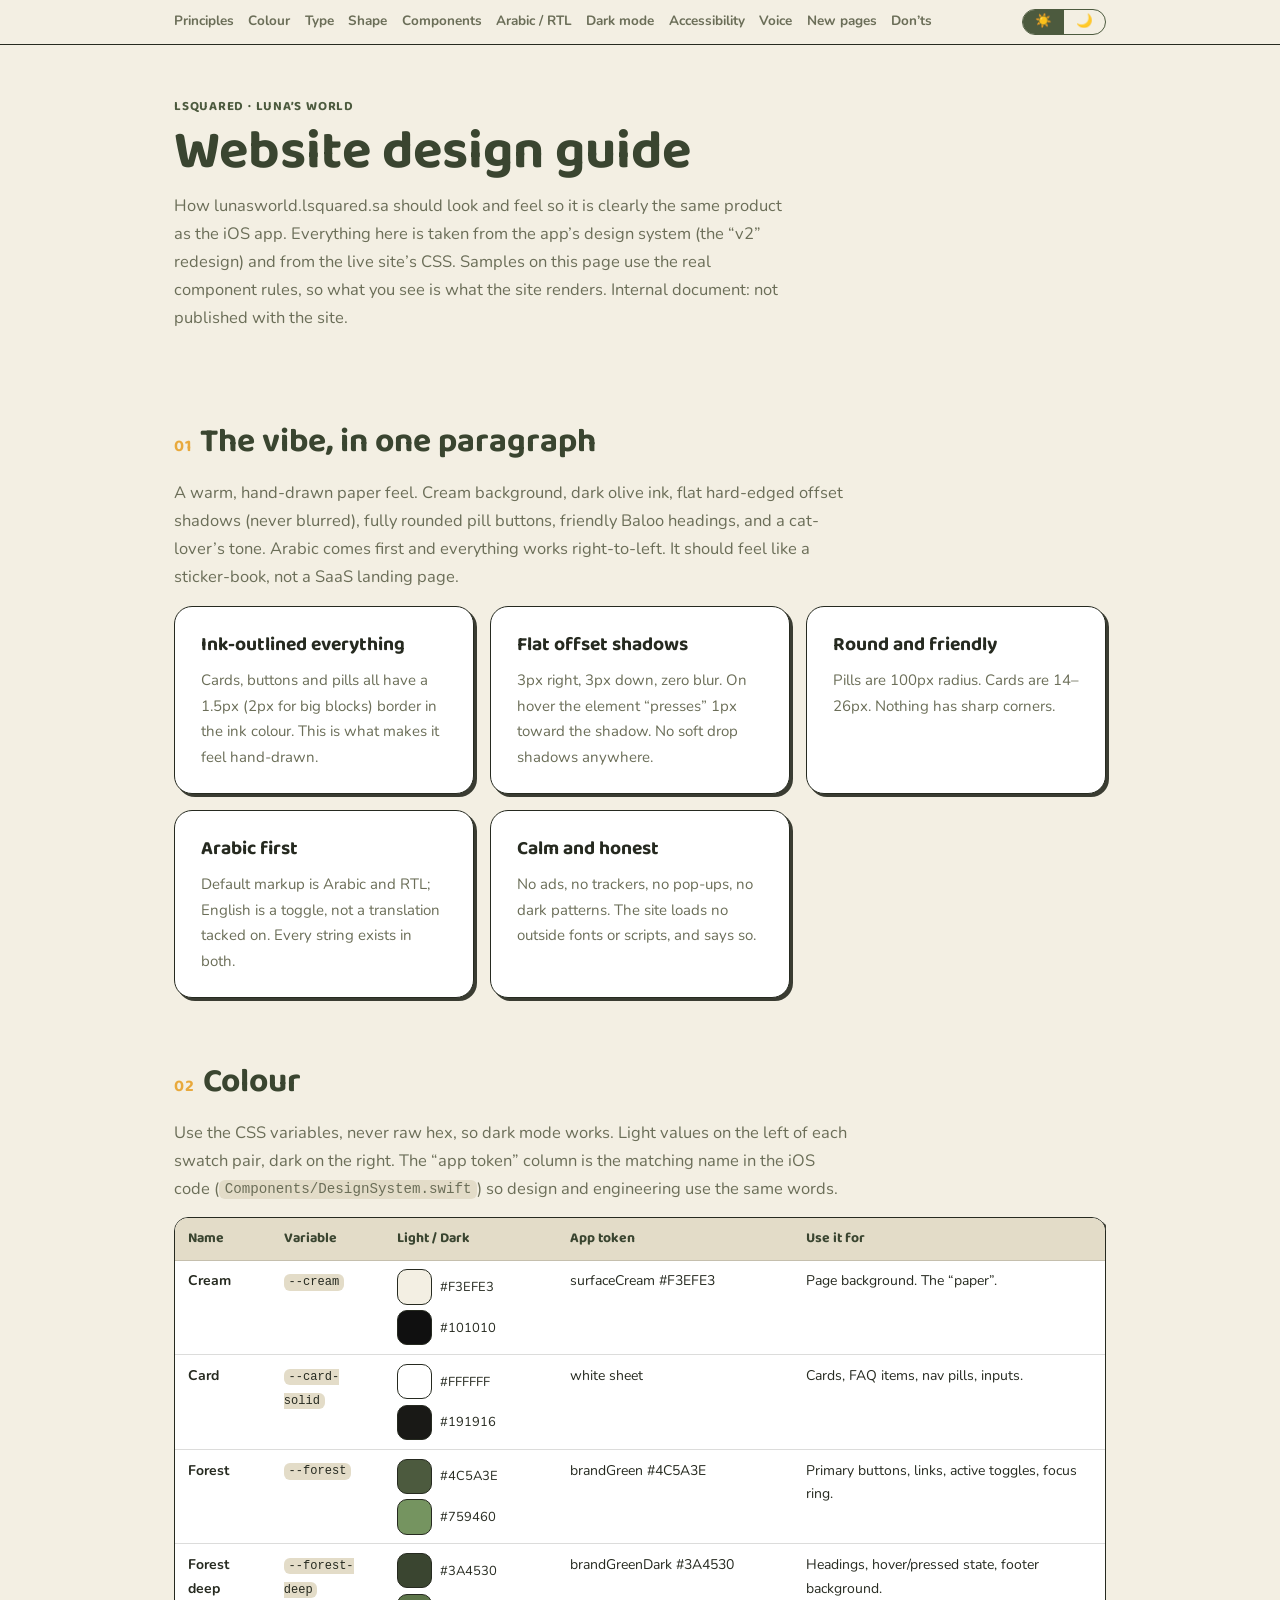
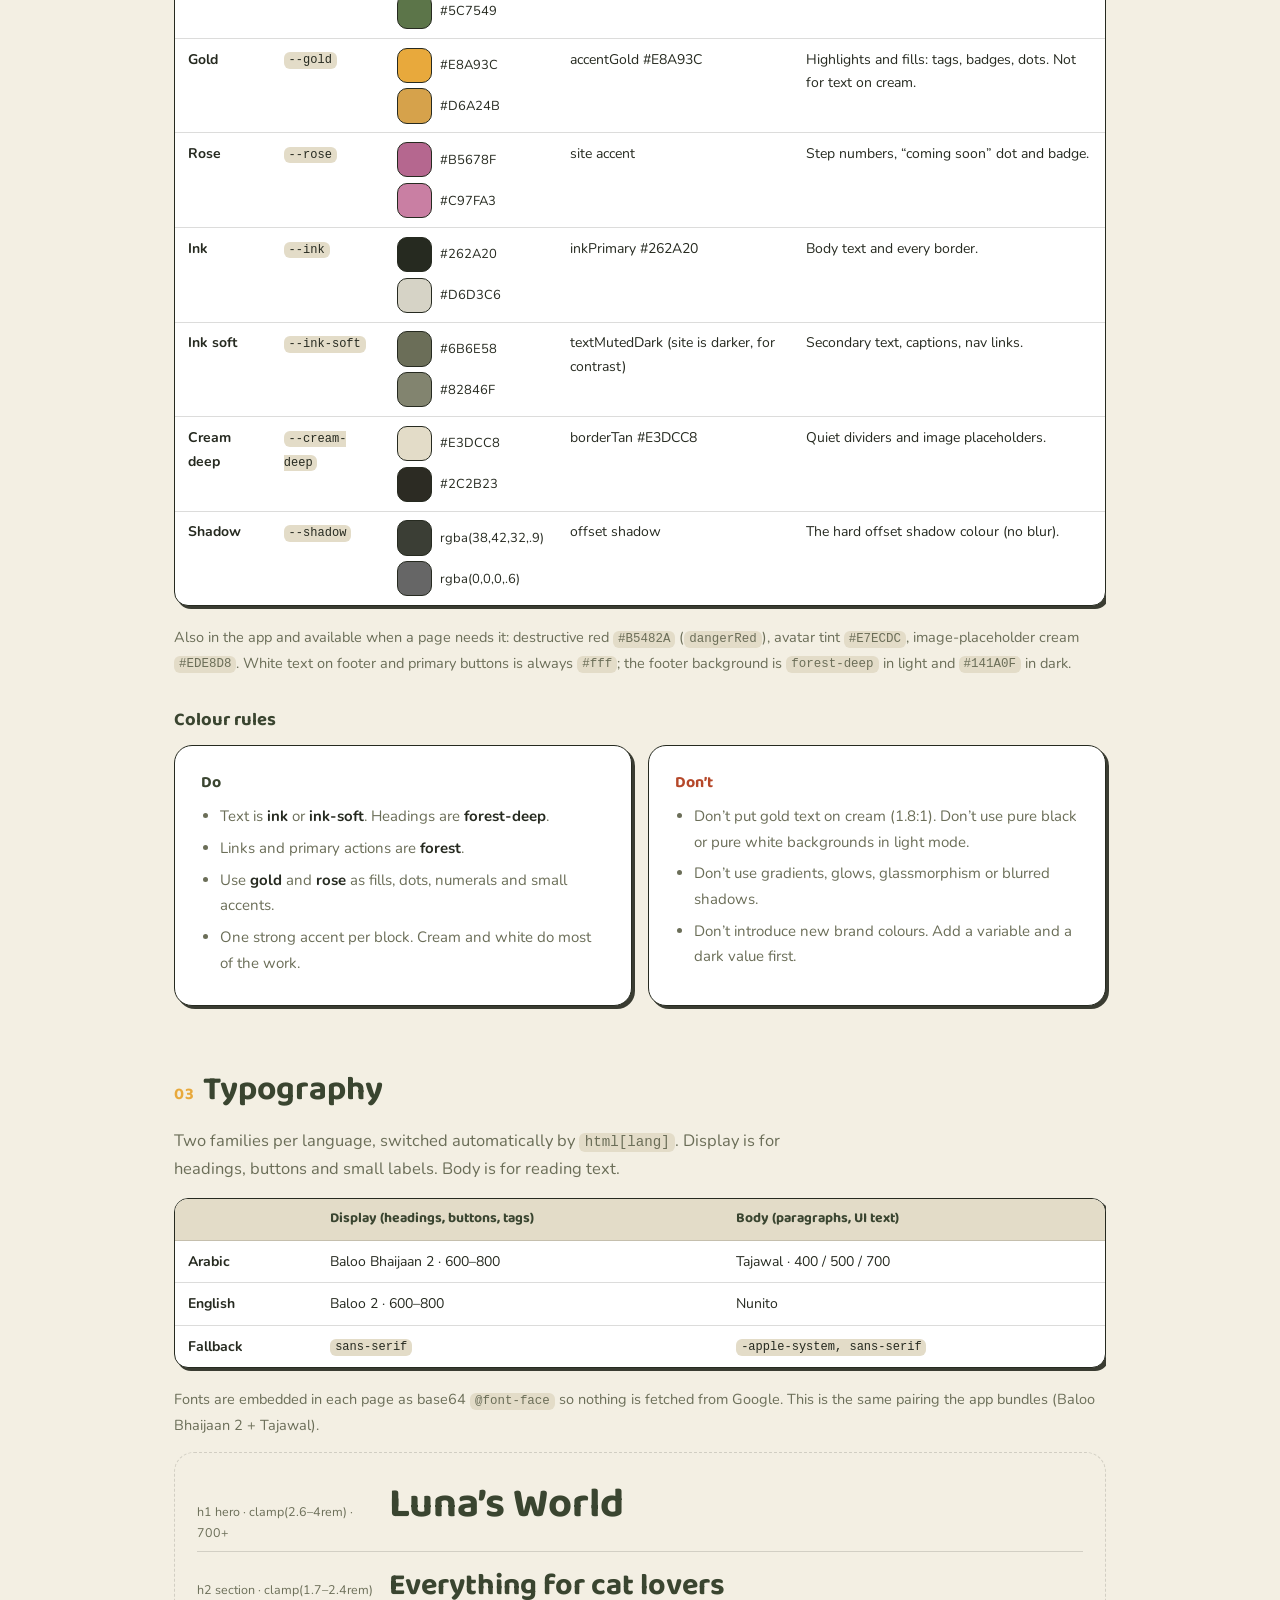
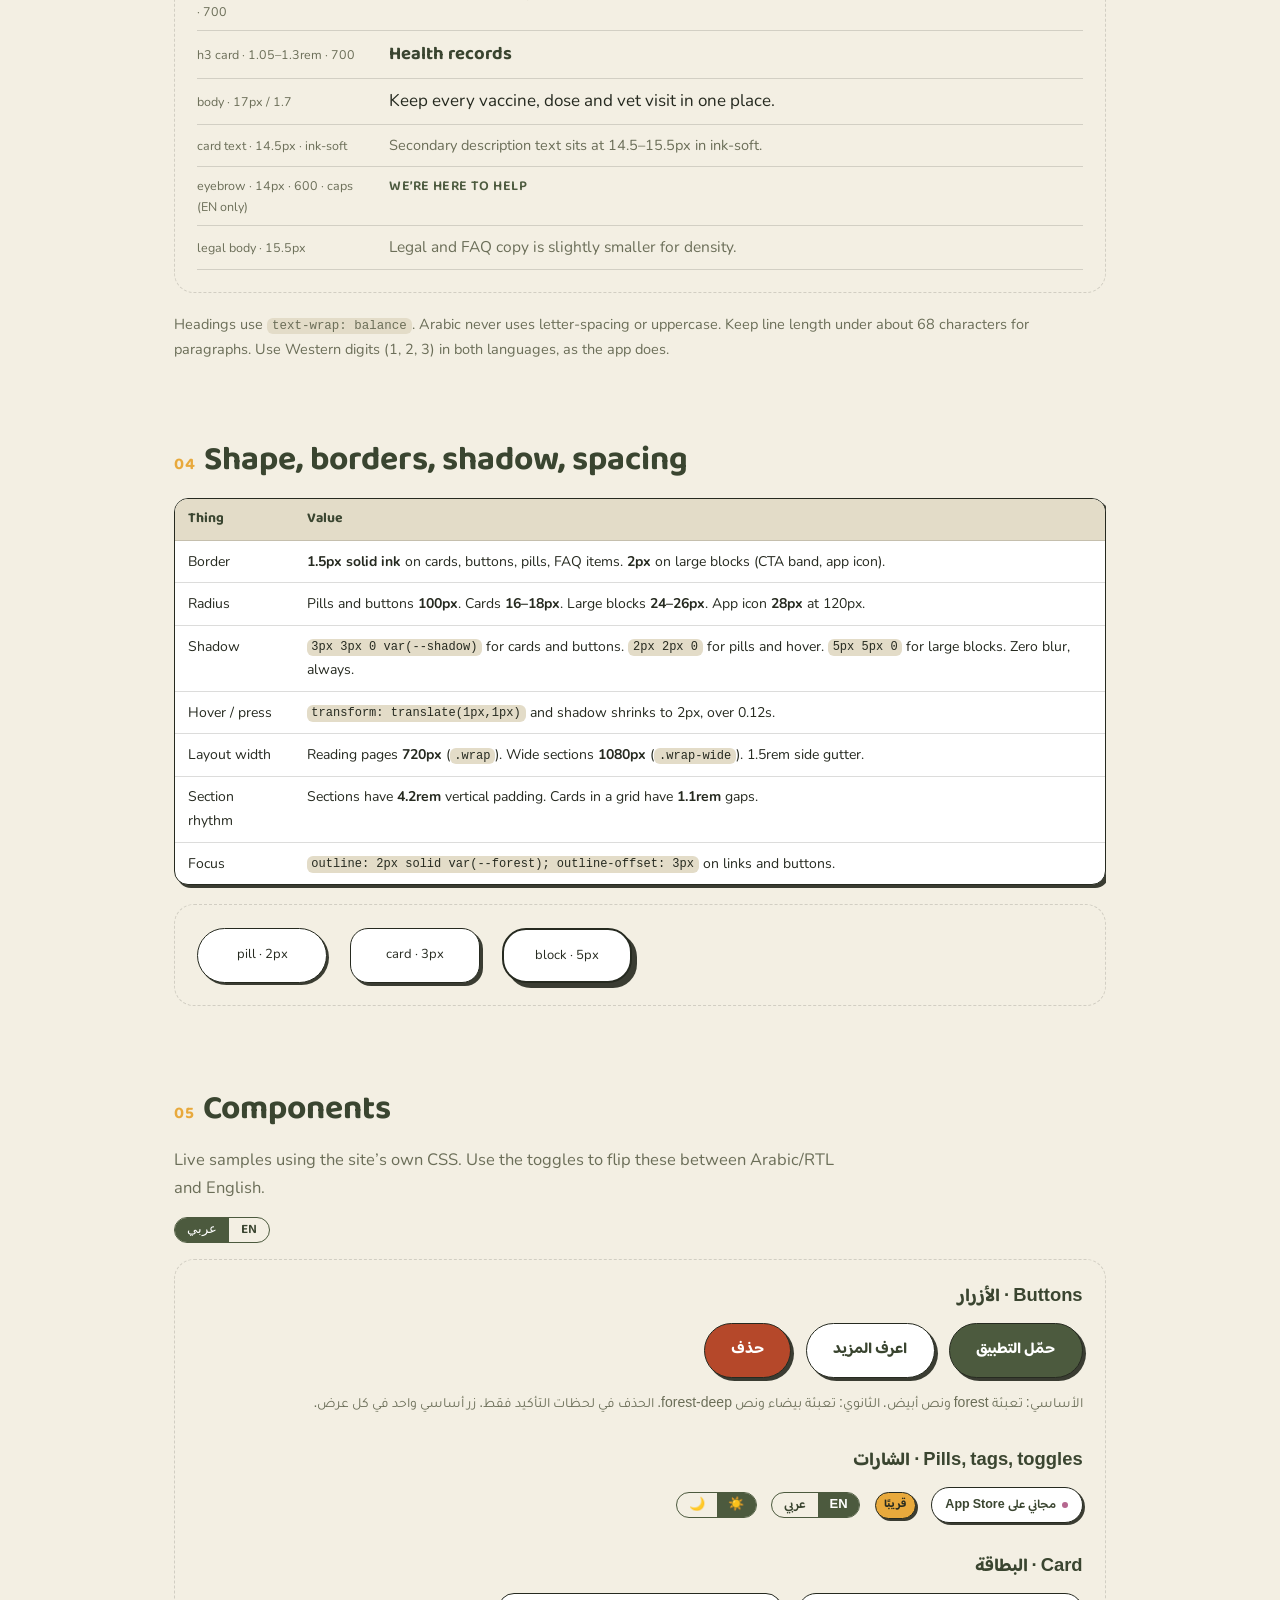
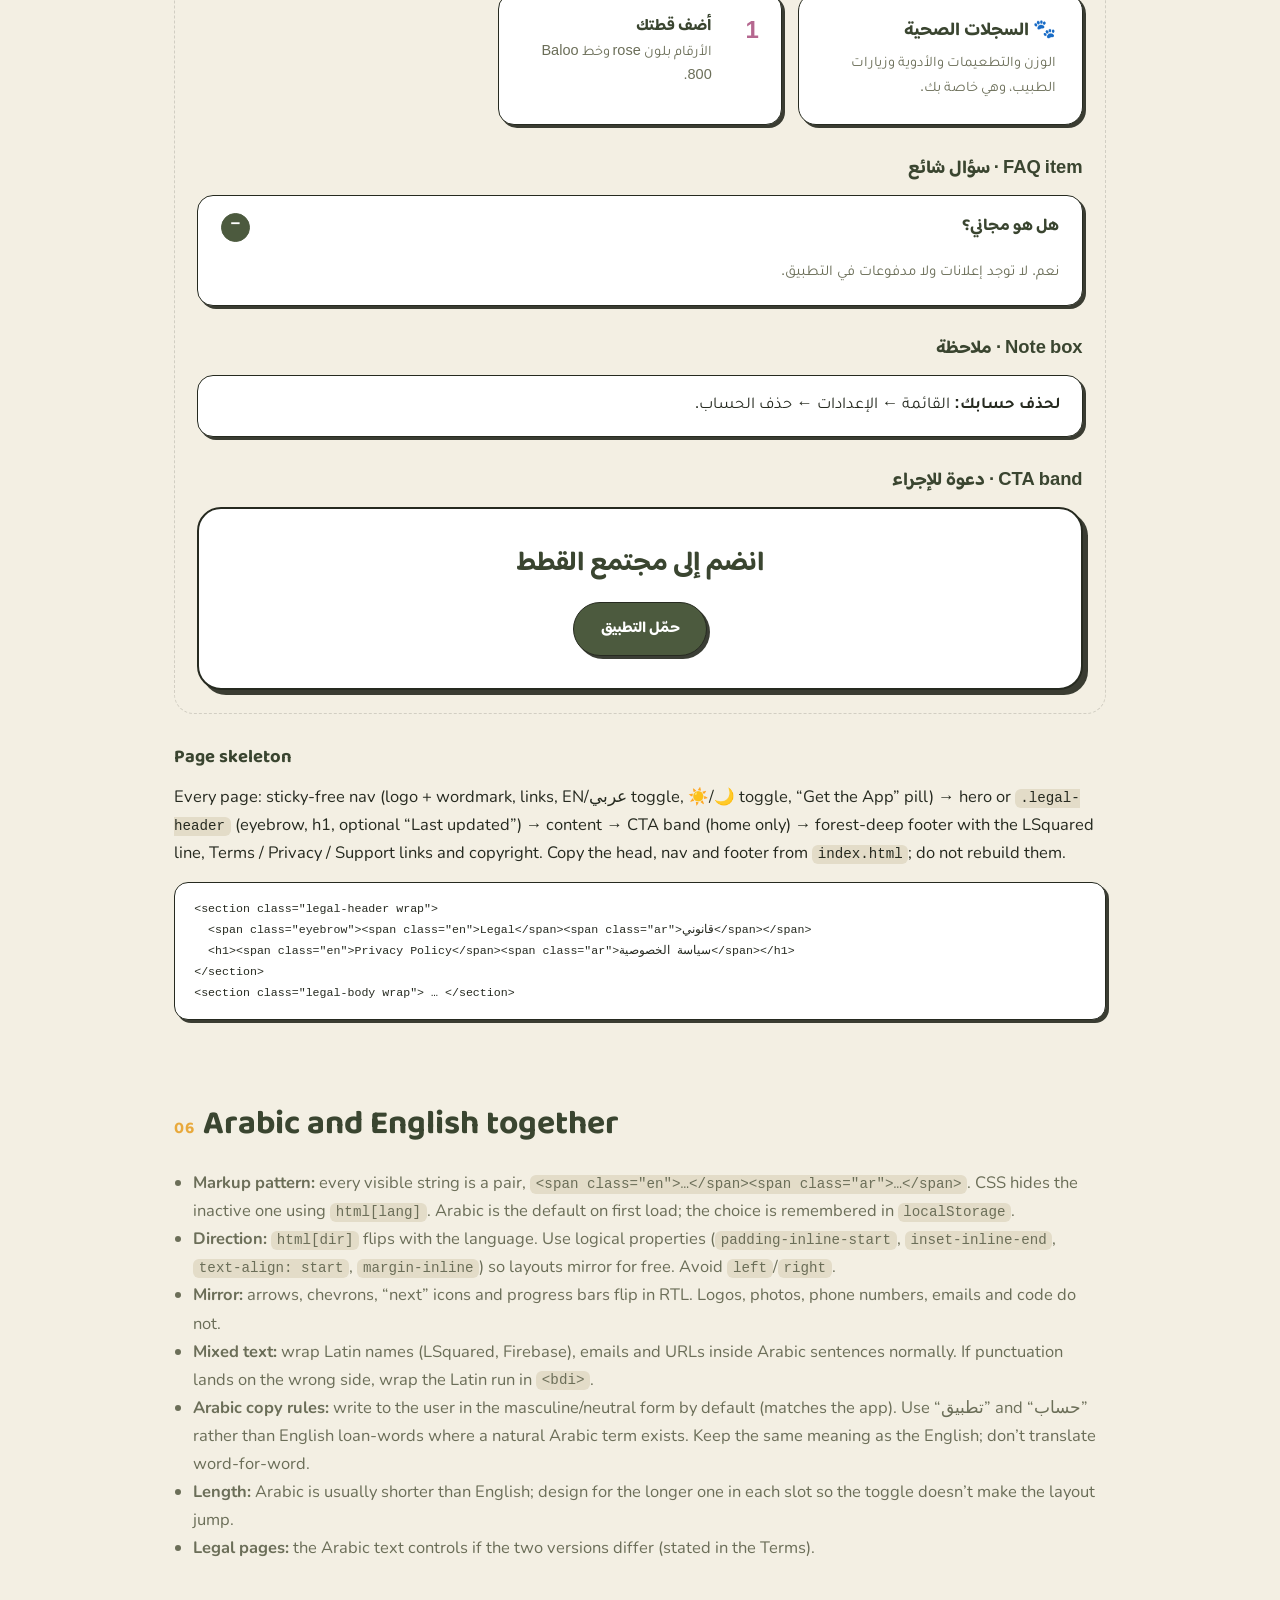
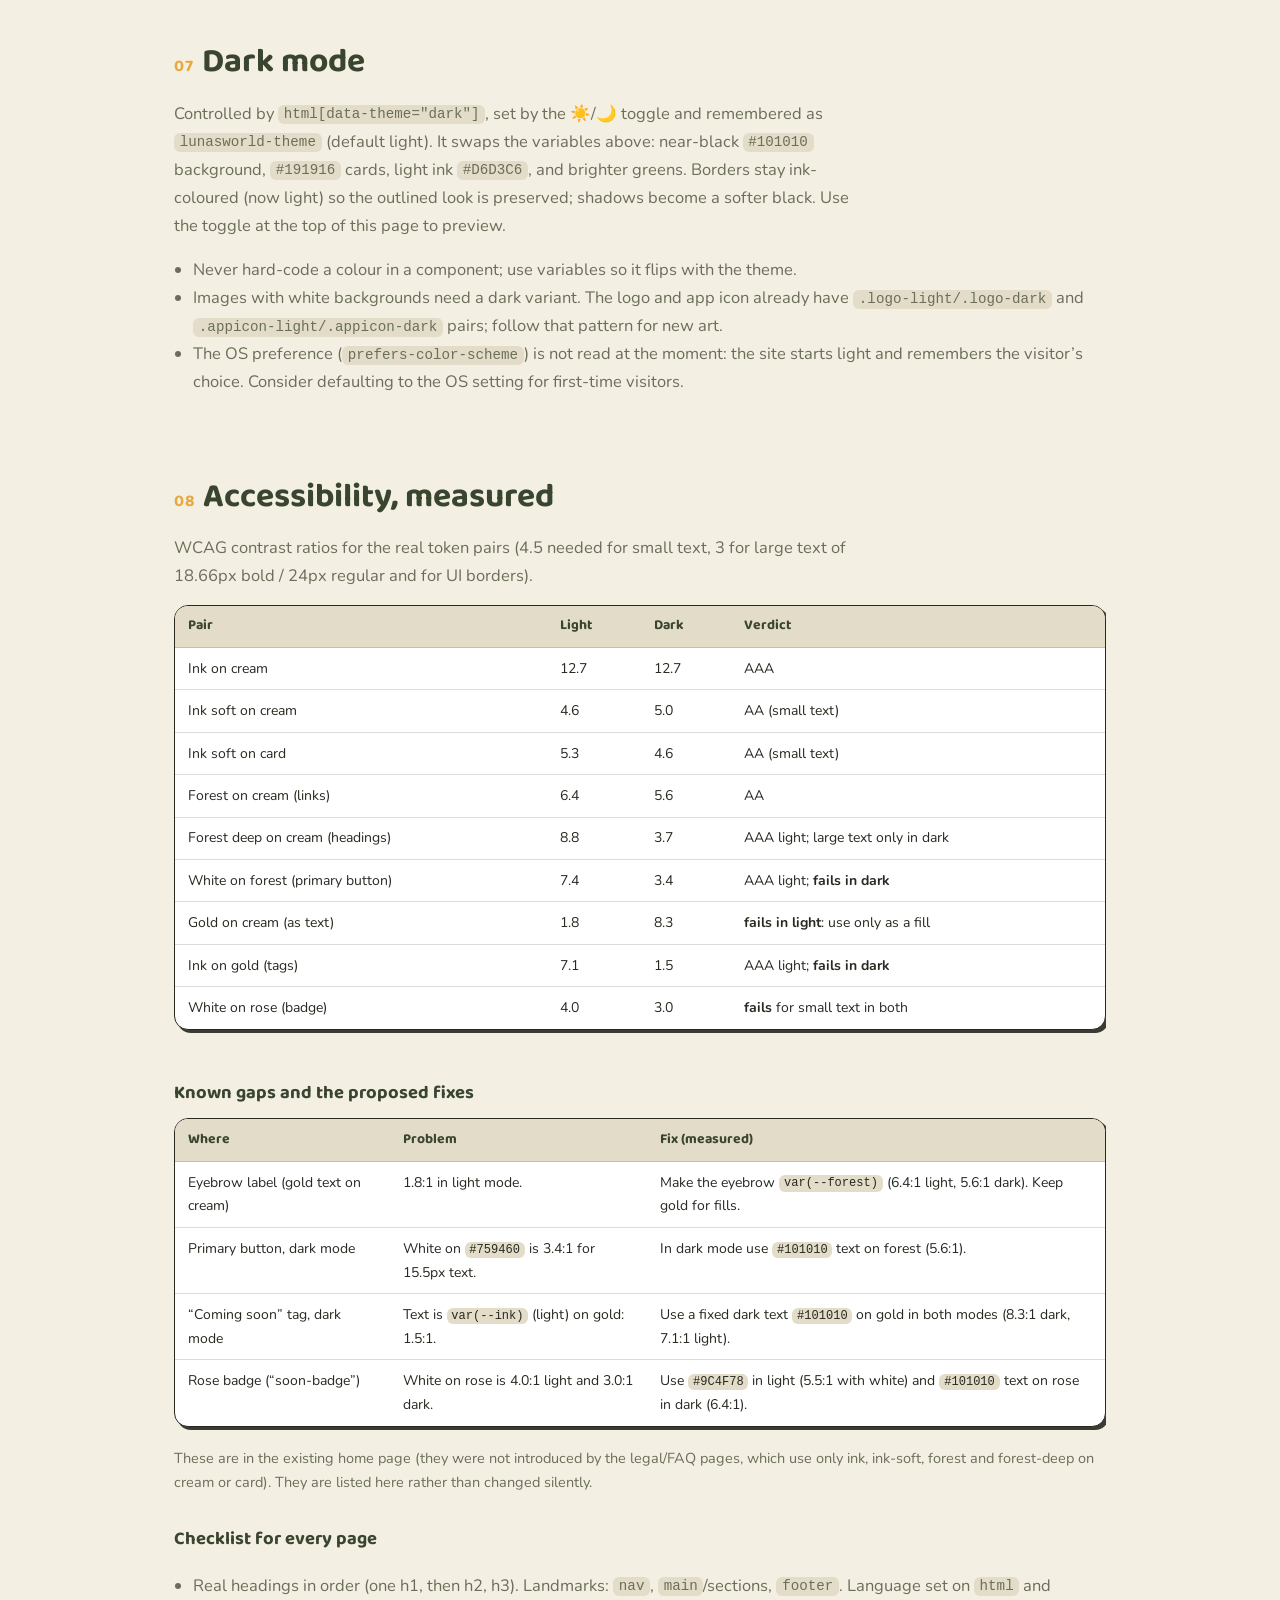
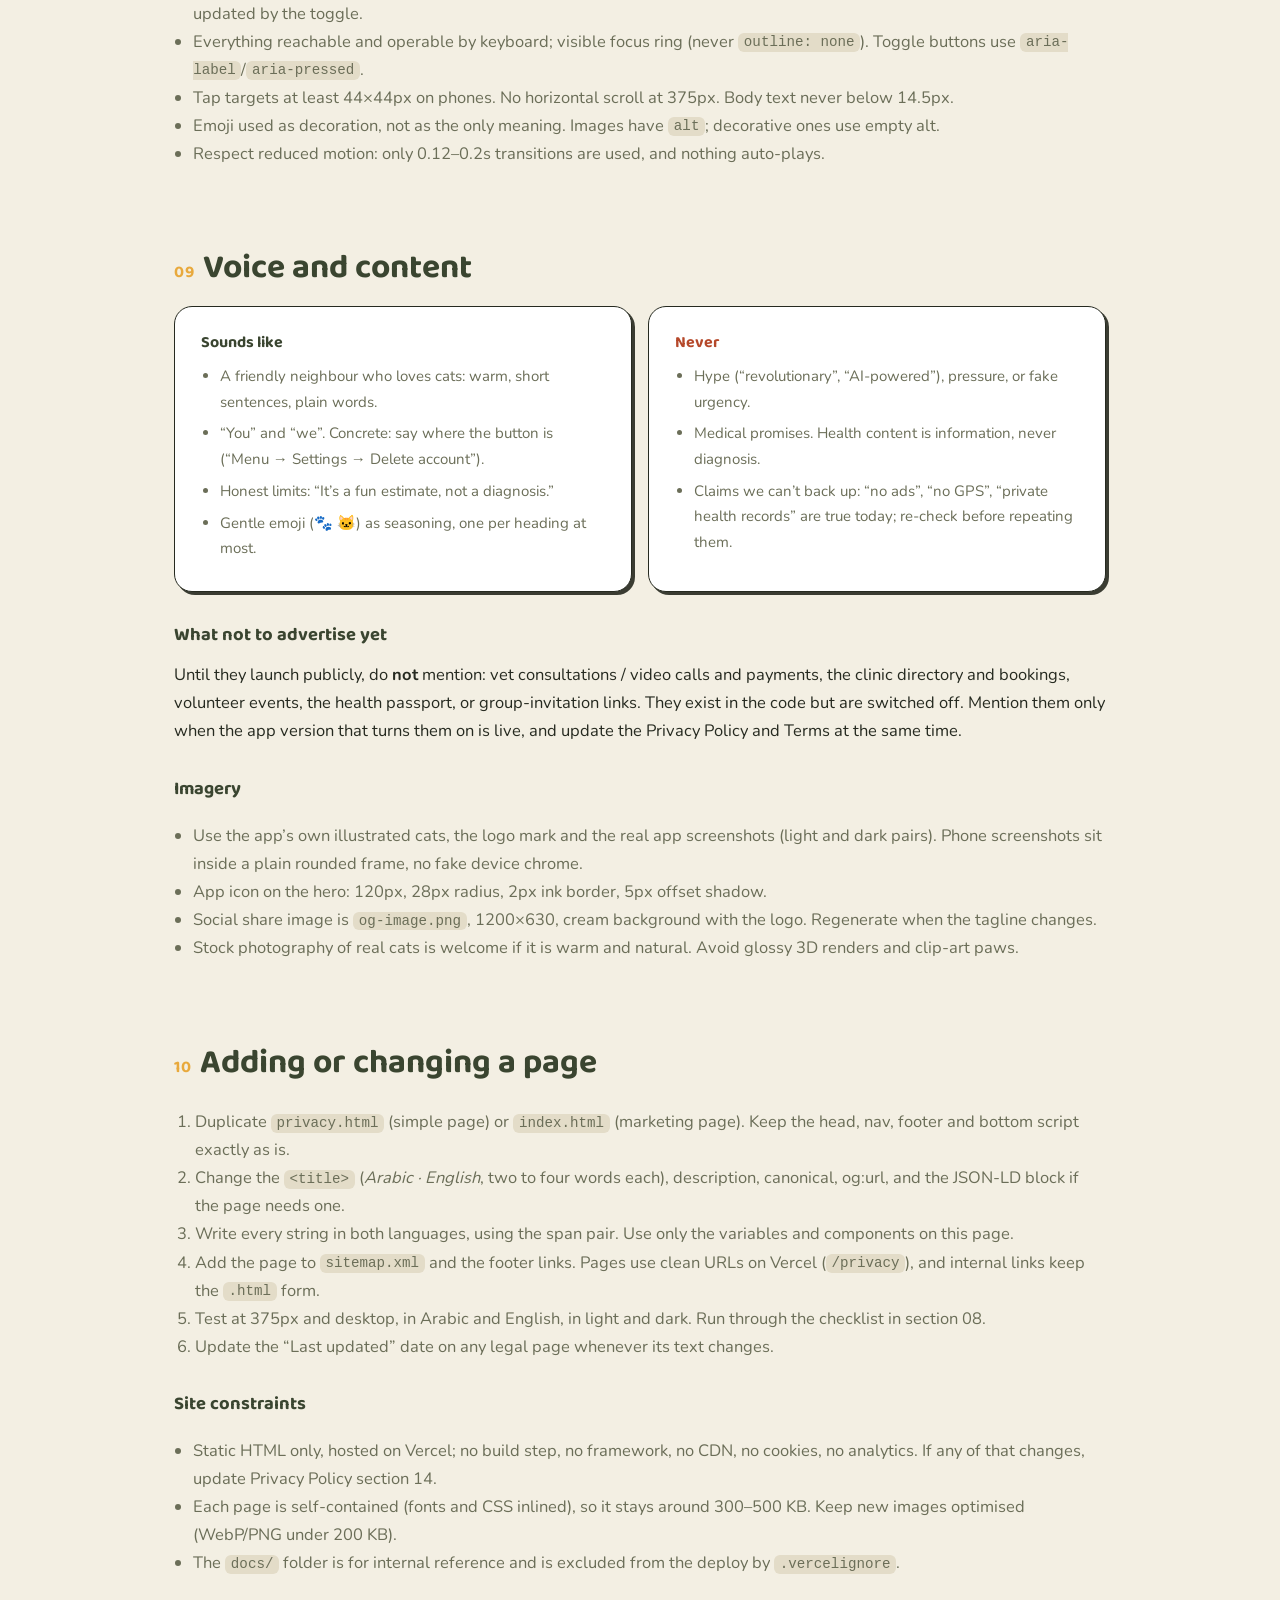
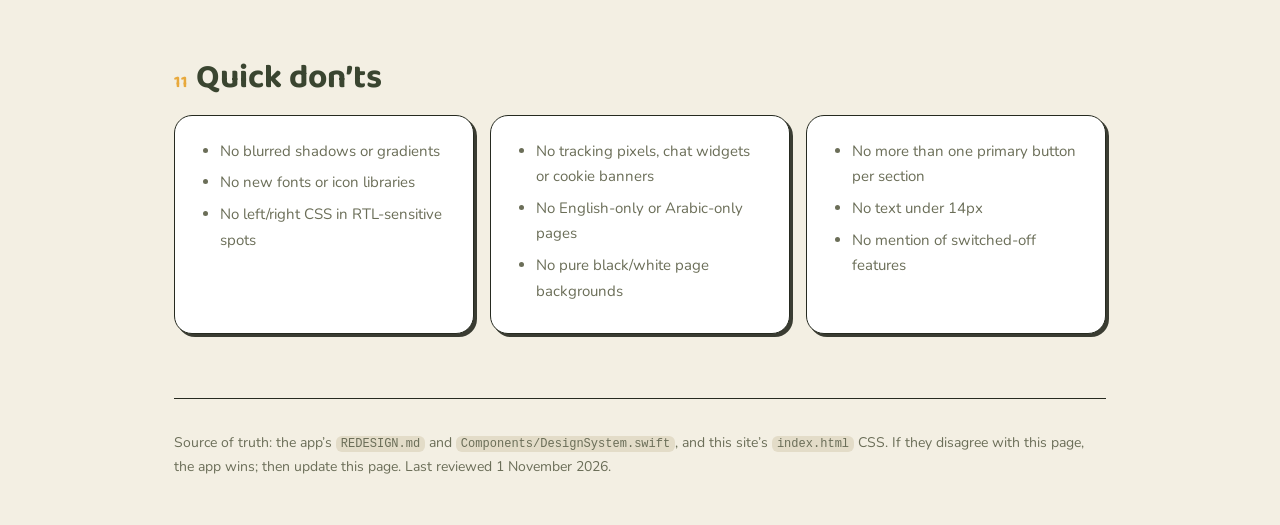
<file: docs/design-guide.html>
<!doctype html>
<html lang="en" data-theme="light">
<head>
<meta charset="utf-8">
<meta name="viewport" content="width=device-width, initial-scale=1">
<meta name="robots" content="noindex">
<title>Luna’s World · Website Design Guide</title>
<style>
@font-face { font-family:"Baloo 2"; src:url([data-uri]) format("woff2"); font-weight:600 800; font-display:swap; }
@font-face { font-family:"Baloo Bhaijaan 2"; src:url([data-uri]) format("woff2"); font-weight:600 800; font-display:swap; }
@font-face { font-family:"Nunito"; src:url([data-uri]) format("woff2"); font-weight:400 700; font-display:swap; }
@font-face { font-family:"Tajawal"; src:url([data-uri]) format("woff2"); font-weight:400; font-display:swap; }
@font-face { font-family:"Tajawal"; src:url([data-uri]) format("woff2"); font-weight:500; font-display:swap; }
@font-face { font-family:"Tajawal"; src:url([data-uri]) format("woff2"); font-weight:700; font-display:swap; }
:root {
  --cream:#f3efe3; --cream-deep:#e3dcc8; --card:#fff; --card-solid:#fff; --forest:#4c5a3e; --forest-deep:#3a4530;
  --gold:#e8a93c; --rose:#b5678f; --ink:#262a20; --ink-soft:#6b6e58; --line:rgba(38,42,32,.16); --shadow:rgba(38,42,32,.9);
  --font-display:"Baloo 2",sans-serif; --font-body:"Nunito",-apple-system,sans-serif;
}
html[data-theme="dark"] {
  color-scheme: dark;
  --cream:#101010; --cream-deep:#2c2b23; --card:#191916; --card-solid:#191916; --forest:#759460; --forest-deep:#5c7549;
  --gold:#d6a24b; --rose:#c97fa3; --ink:#d6d3c6; --ink-soft:#82846f; --line:rgba(214,211,198,.18); --shadow:rgba(0,0,0,.6);
}
.sandbox[lang="ar"] { --font-display:"Baloo Bhaijaan 2",sans-serif; --font-body:"Tajawal",-apple-system,sans-serif; }
.sandbox[lang="ar"] .en, .sandbox[lang="en"] .ar { display:none; }
* { box-sizing:border-box; }
html,body { margin:0; }
body { background:var(--cream); color:var(--ink); font-family:var(--font-body); font-size:16.5px; line-height:1.7; transition:background-color .2s,color .2s; }
h1,h2,h3 { font-family:var(--font-display); margin:0; text-wrap:balance; }
p { margin:0 0 .9rem; }
a { color:var(--forest); }
a:focus-visible, button:focus-visible, summary:focus-visible { outline:2px solid var(--forest); outline-offset:3px; }
code { font-family:ui-monospace,Menlo,monospace; font-size:.86em; background:var(--cream-deep); padding:.1em .4em; border-radius:6px; }
pre { background:var(--card-solid); border:1.5px solid var(--ink); border-radius:14px; box-shadow:3px 3px 0 var(--shadow); padding:1rem 1.2rem; overflow:auto; font-size:13.5px; line-height:1.55; margin:0 0 1.2rem; }
pre code { background:none; padding:0; }
.wrap { max-width:980px; margin:0 auto; padding:0 1.5rem; }
header.top { padding:3.2rem 0 1.2rem; }
header.top .eyebrow { font-family:var(--font-display); font-weight:700; font-size:13px; letter-spacing:.06em; text-transform:uppercase; color:var(--forest); }
header.top h1 { font-size:clamp(2.2rem,6vw,3.4rem); color:var(--forest-deep); line-height:1.1; margin:.3rem 0 .6rem; }
header.top p { color:var(--ink-soft); max-width:62ch; }
.bar { position:sticky; top:0; z-index:5; background:var(--cream); border-bottom:1.5px solid var(--ink); }
.bar .wrap { display:flex; gap:.4rem 1rem; align-items:center; justify-content:space-between; padding-block:.55rem; flex-wrap:wrap; }
.bar nav { display:flex; flex-wrap:wrap; gap:.2rem .9rem; font-size:13.5px; font-weight:700; }
.bar nav a { text-decoration:none; color:var(--ink-soft); }
.bar nav a:hover { color:var(--forest-deep); }
.seg { display:inline-flex; border:1.5px solid var(--forest); border-radius:100px; overflow:hidden; font-family:var(--font-display); font-weight:600; font-size:13px; }
.seg button { border:0; background:transparent; color:var(--forest-deep); padding:.4em .9em; line-height:1; cursor:pointer; font-family:inherit; }
.seg button[aria-pressed="true"] { background:var(--forest); color:#fff; }
section.g { padding:3rem 0 .5rem; }
section.g > h2 { font-size:clamp(1.6rem,4vw,2.1rem); color:var(--forest-deep); margin-bottom:.5rem; }
section.g > h2 small { font-size:.5em; color:var(--gold); margin-inline-end:.5em; letter-spacing:.05em; }
.lede { color:var(--ink-soft); max-width:68ch; }
h3.sub { font-size:1.15rem; color:var(--forest-deep); margin:1.8rem 0 .6rem; }
.card { background:var(--card-solid); border:1.5px solid var(--ink); border-radius:18px; padding:1.4rem 1.6rem; box-shadow:3px 3px 0 var(--shadow); }
.grid { display:grid; gap:1rem; grid-template-columns:repeat(auto-fill,minmax(260px,1fr)); }
.do-dont { display:grid; gap:1rem; grid-template-columns:1fr 1fr; }
@media (max-width:700px) { .do-dont { grid-template-columns:1fr; } }
.do h3, .dont h3 { font-size:1rem; margin-bottom:.5rem; }
.do h3 { color:var(--forest-deep); } .dont h3 { color:#b5482a; }
html[data-theme="dark"] .dont h3 { color:#e0845f; }
.card ul { margin:0; padding-inline-start:1.2rem; } .card li { margin-bottom:.4rem; font-size:15px; color:var(--ink-soft); }
.card li b, td b { color:var(--ink); }
table { width:100%; border-collapse:separate; border-spacing:0; border:1.5px solid var(--ink); border-radius:14px; overflow:hidden; background:var(--card-solid); font-size:14px; box-shadow:3px 3px 0 var(--shadow); margin-bottom:1.2rem; }
th,td { text-align:start; padding:.55rem .8rem; vertical-align:top; border-bottom:1px solid var(--line); }
th { font-family:var(--font-display); color:var(--forest-deep); background:var(--cream-deep); }
tr:last-child td { border-bottom:0; }
.tablewrap { overflow-x:auto; }
.sw { display:inline-block; width:2.2rem; height:2.2rem; border-radius:10px; border:1.5px solid var(--ink); vertical-align:middle; margin-inline-end:.5rem; }
.sw-pair { display:flex; flex-direction:column; gap:.35rem; }
.sw-pair span { display:flex; align-items:center; white-space:nowrap; font-size:13px; }
.sandbox { background:var(--cream); color:var(--ink); border:1.5px dashed var(--line); border-radius:20px; padding:1.4rem; margin-bottom:1.2rem; font-family:var(--font-body); }
.sandbox h1,.sandbox h2,.sandbox h3 { font-family:var(--font-display); }
.row { display:flex; flex-wrap:wrap; gap:.9rem; align-items:center; margin-bottom:1rem; }
/* ---- site components (copied from the live site CSS) ---- */
.btn { display:inline-flex; align-items:center; gap:.5em; font-family:var(--font-display); font-size:15.5px; font-weight:700; padding:.85em 1.7em; border-radius:100px; text-decoration:none; border:1.5px solid var(--ink); box-shadow:3px 3px 0 var(--shadow); transition:transform .12s,box-shadow .12s,background .12s; cursor:pointer; }
.btn:hover { transform:translate(1px,1px); box-shadow:2px 2px 0 var(--shadow); }
.btn-primary { background:var(--forest); color:#fff; } .btn-primary:hover { background:var(--forest-deep); }
.btn-ghost { background:var(--card-solid); color:var(--forest-deep); }
.btn-danger { background:#b5482a; color:#fff; }
.pill { display:inline-flex; align-items:center; gap:.5em; font-family:var(--font-display); font-size:12.5px; font-weight:600; padding:.5em 1.1em; border-radius:100px; background:var(--card-solid); border:1.5px solid var(--ink); box-shadow:2px 2px 0 var(--shadow); color:var(--forest-deep); }
.pill .dot { width:6px; height:6px; border-radius:50%; background:var(--rose); }
.tag-gold { font-family:var(--font-display); font-weight:700; font-size:11px; background:var(--gold); color:#262a20; padding:.3em .8em; border-radius:100px; border:1.5px solid var(--ink); box-shadow:2px 2px 0 var(--shadow); }
.eyebrow-s { font-family:var(--font-display); font-weight:600; font-size:14px; letter-spacing:.03em; color:var(--forest); text-transform:uppercase; }
.sandbox[lang="ar"] .eyebrow-s { text-transform:none; letter-spacing:0; }
.seg-s { display:inline-flex; border:1.5px solid var(--forest); border-radius:100px; overflow:hidden; font-family:var(--font-display); font-weight:600; font-size:13px; }
.seg-s span { padding:.4em .9em; color:var(--forest-deep); line-height:1; } .seg-s span.on { background:var(--forest); color:#fff; }
.faq-s { background:var(--card-solid); border:1.5px solid var(--ink); border-radius:16px; box-shadow:3px 3px 0 var(--shadow); overflow:hidden; }
.faq-s summary { display:flex; align-items:center; justify-content:space-between; gap:1rem; cursor:pointer; list-style:none; padding:1.1rem 1.4rem; font-family:var(--font-display); font-weight:700; font-size:1.05rem; color:var(--forest-deep); }
.faq-s summary::-webkit-details-marker { display:none; }
.faq-s summary::after { content:"+"; flex:none; width:1.7rem; height:1.7rem; line-height:1.5rem; text-align:center; border:1.5px solid var(--ink); border-radius:100px; color:var(--ink); }
.faq-s[open] summary::after { content:"\2212"; background:var(--forest); color:#fff; border-color:var(--forest); }
.faq-s div { padding:0 1.4rem 1.2rem; color:var(--ink-soft); font-size:15px; }
.note-s { background:var(--card-solid); border:1.5px solid var(--ink); border-radius:16px; box-shadow:3px 3px 0 var(--shadow); padding:1rem 1.3rem; }
.step-s { display:flex; gap:1.1rem; background:var(--card-solid); border:1.5px solid var(--ink); border-radius:16px; box-shadow:3px 3px 0 var(--shadow); padding:1.2rem 1.4rem; }
.step-s .num { font-family:var(--font-display); font-weight:800; font-size:1.5rem; color:var(--rose); width:1.3em; }
.step-s h3 { font-size:1.02rem; color:var(--forest-deep); } .step-s p { font-size:14.5px; color:var(--ink-soft); margin:0; }
.cta-s { text-align:center; background:var(--card-solid); border:2px solid var(--ink); border-radius:24px; box-shadow:5px 5px 0 var(--shadow); padding:2rem 1.4rem; }
.shadow-demo { display:flex; gap:1.4rem; flex-wrap:wrap; }
.shadow-demo div { width:130px; padding:.9rem; text-align:center; background:var(--card-solid); border:1.5px solid var(--ink); font-size:13px; }
.type-row { display:flex; align-items:baseline; gap:1rem; padding:.5rem 0; border-bottom:1px solid var(--line); flex-wrap:wrap; }
.type-row .meta { flex:none; width:11rem; font-size:12.5px; color:var(--ink-soft); }
footer.end { margin-top:3.5rem; padding:2rem 0 3rem; border-top:1.5px solid var(--ink); color:var(--ink-soft); font-size:14px; }
</style>
</head>
<body>
<div class="bar"><div class="wrap">
  <nav aria-label="Sections">
    <a href="#principles">Principles</a><a href="#colour">Colour</a><a href="#type">Type</a><a href="#shape">Shape</a><a href="#components">Components</a><a href="#bilingual">Arabic / RTL</a><a href="#dark">Dark mode</a><a href="#a11y">Accessibility</a><a href="#voice">Voice</a><a href="#pages">New pages</a><a href="#dont">Don’ts</a>
  </nav>
  <div class="seg" role="group" aria-label="Guide theme"><button type="button" data-t="light" aria-pressed="true">☀️</button><button type="button" data-t="dark" aria-pressed="false">🌙</button></div>
</div></div>

<div class="wrap">
<header class="top">
  <div class="eyebrow">LSquared · Luna’s World</div>
  <h1>Website design guide</h1>
  <p>How lunasworld.lsquared.sa should look and feel so it is clearly the same product as the iOS app. Everything here is taken from the app’s design system (the “v2” redesign) and from the live site’s CSS. Samples on this page use the real component rules, so what you see is what the site renders. Internal document: not published with the site.</p>
</header>

<section class="g" id="principles">
  <h2><small>01</small>The vibe, in one paragraph</h2>
  <p class="lede">A warm, hand-drawn paper feel. Cream background, dark olive ink, flat hard-edged offset shadows (never blurred), fully rounded pill buttons, friendly Baloo headings, and a cat-lover’s tone. Arabic comes first and everything works right-to-left. It should feel like a sticker-book, not a SaaS landing page.</p>
  <div class="grid">
    <div class="card"><h3>Ink-outlined everything</h3><p style="margin:.4rem 0 0;color:var(--ink-soft);font-size:15px">Cards, buttons and pills all have a 1.5px (2px for big blocks) border in the ink colour. This is what makes it feel hand-drawn.</p></div>
    <div class="card"><h3>Flat offset shadows</h3><p style="margin:.4rem 0 0;color:var(--ink-soft);font-size:15px">3px right, 3px down, zero blur. On hover the element “presses” 1px toward the shadow. No soft drop shadows anywhere.</p></div>
    <div class="card"><h3>Round and friendly</h3><p style="margin:.4rem 0 0;color:var(--ink-soft);font-size:15px">Pills are 100px radius. Cards are 14–26px. Nothing has sharp corners.</p></div>
    <div class="card"><h3>Arabic first</h3><p style="margin:.4rem 0 0;color:var(--ink-soft);font-size:15px">Default markup is Arabic and RTL; English is a toggle, not a translation tacked on. Every string exists in both.</p></div>
    <div class="card"><h3>Calm and honest</h3><p style="margin:.4rem 0 0;color:var(--ink-soft);font-size:15px">No ads, no trackers, no pop-ups, no dark patterns. The site loads no outside fonts or scripts, and says so.</p></div>
  </div>
</section>

<section class="g" id="colour">
  <h2><small>02</small>Colour</h2>
  <p class="lede">Use the CSS variables, never raw hex, so dark mode works. Light values on the left of each swatch pair, dark on the right. The “app token” column is the matching name in the iOS code (<code>Components/DesignSystem.swift</code>) so design and engineering use the same words.</p>
  <div class="tablewrap"><table>
    <tr><th>Name</th><th>Variable</th><th>Light / Dark</th><th>App token</th><th>Use it for</th></tr>
    <tr><td><b>Cream</b></td><td><code>--cream</code></td><td><div class="sw-pair"><span><i class="sw" style="background:#F3EFE3"></i>#F3EFE3</span><span><i class="sw" style="background:#101010"></i>#101010</span></div></td><td>surfaceCream #F3EFE3</td><td>Page background. The “paper”.</td></tr>
    <tr><td><b>Card</b></td><td><code>--card-solid</code></td><td><div class="sw-pair"><span><i class="sw" style="background:#FFFFFF"></i>#FFFFFF</span><span><i class="sw" style="background:#191916"></i>#191916</span></div></td><td>white sheet</td><td>Cards, FAQ items, nav pills, inputs.</td></tr>
    <tr><td><b>Forest</b></td><td><code>--forest</code></td><td><div class="sw-pair"><span><i class="sw" style="background:#4C5A3E"></i>#4C5A3E</span><span><i class="sw" style="background:#759460"></i>#759460</span></div></td><td>brandGreen #4C5A3E</td><td>Primary buttons, links, active toggles, focus ring.</td></tr>
    <tr><td><b>Forest deep</b></td><td><code>--forest-deep</code></td><td><div class="sw-pair"><span><i class="sw" style="background:#3A4530"></i>#3A4530</span><span><i class="sw" style="background:#5C7549"></i>#5C7549</span></div></td><td>brandGreenDark #3A4530</td><td>Headings, hover/pressed state, footer background.</td></tr>
    <tr><td><b>Gold</b></td><td><code>--gold</code></td><td><div class="sw-pair"><span><i class="sw" style="background:#E8A93C"></i>#E8A93C</span><span><i class="sw" style="background:#D6A24B"></i>#D6A24B</span></div></td><td>accentGold #E8A93C</td><td>Highlights and fills: tags, badges, dots. Not for text on cream.</td></tr>
    <tr><td><b>Rose</b></td><td><code>--rose</code></td><td><div class="sw-pair"><span><i class="sw" style="background:#B5678F"></i>#B5678F</span><span><i class="sw" style="background:#C97FA3"></i>#C97FA3</span></div></td><td>site accent</td><td>Step numbers, “coming soon” dot and badge.</td></tr>
    <tr><td><b>Ink</b></td><td><code>--ink</code></td><td><div class="sw-pair"><span><i class="sw" style="background:#262A20"></i>#262A20</span><span><i class="sw" style="background:#D6D3C6"></i>#D6D3C6</span></div></td><td>inkPrimary #262A20</td><td>Body text and every border.</td></tr>
    <tr><td><b>Ink soft</b></td><td><code>--ink-soft</code></td><td><div class="sw-pair"><span><i class="sw" style="background:#6B6E58"></i>#6B6E58</span><span><i class="sw" style="background:#82846F"></i>#82846F</span></div></td><td>textMutedDark (site is darker, for contrast)</td><td>Secondary text, captions, nav links.</td></tr>
    <tr><td><b>Cream deep</b></td><td><code>--cream-deep</code></td><td><div class="sw-pair"><span><i class="sw" style="background:#E3DCC8"></i>#E3DCC8</span><span><i class="sw" style="background:#2C2B23"></i>#2C2B23</span></div></td><td>borderTan #E3DCC8</td><td>Quiet dividers and image placeholders.</td></tr>
    <tr><td><b>Shadow</b></td><td><code>--shadow</code></td><td><div class="sw-pair"><span><i class="sw" style="background:rgba(38,42,32,.9)"></i>rgba(38,42,32,.9)</span><span><i class="sw" style="background:rgba(0,0,0,.6)"></i>rgba(0,0,0,.6)</span></div></td><td>offset shadow</td><td>The hard offset shadow colour (no blur).</td></tr>
  </table></div>
  <p style="font-size:14.5px;color:var(--ink-soft)">Also in the app and available when a page needs it: destructive red <code>#B5482A</code> (<code>dangerRed</code>), avatar tint <code>#E7ECDC</code>, image-placeholder cream <code>#EDE8D8</code>. White text on footer and primary buttons is always <code>#fff</code>; the footer background is <code>forest-deep</code> in light and <code>#141A0F</code> in dark.</p>
  <h3 class="sub">Colour rules</h3>
  <div class="do-dont">
    <div class="card do"><h3>Do</h3><ul>
      <li>Text is <b>ink</b> or <b>ink-soft</b>. Headings are <b>forest-deep</b>.</li>
      <li>Links and primary actions are <b>forest</b>.</li>
      <li>Use <b>gold</b> and <b>rose</b> as fills, dots, numerals and small accents.</li>
      <li>One strong accent per block. Cream and white do most of the work.</li>
    </ul></div>
    <div class="card dont"><h3>Don’t</h3><ul>
      <li>Don’t put gold text on cream (1.8:1). Don’t use pure black or pure white backgrounds in light mode.</li>
      <li>Don’t use gradients, glows, glassmorphism or blurred shadows.</li>
      <li>Don’t introduce new brand colours. Add a variable and a dark value first.</li>
    </ul></div>
  </div>
</section>

<section class="g" id="type">
  <h2><small>03</small>Typography</h2>
  <p class="lede">Two families per language, switched automatically by <code>html[lang]</code>. Display is for headings, buttons and small labels. Body is for reading text.</p>
  <div class="tablewrap"><table>
    <tr><th></th><th>Display (headings, buttons, tags)</th><th>Body (paragraphs, UI text)</th></tr>
    <tr><td><b>Arabic</b></td><td>Baloo Bhaijaan 2 · 600–800</td><td>Tajawal · 400 / 500 / 700</td></tr>
    <tr><td><b>English</b></td><td>Baloo 2 · 600–800</td><td>Nunito</td></tr>
    <tr><td><b>Fallback</b></td><td><code>sans-serif</code></td><td><code>-apple-system, sans-serif</code></td></tr>
  </table></div>
  <p style="font-size:14.5px;color:var(--ink-soft)">Fonts are embedded in each page as base64 <code>@font-face</code> so nothing is fetched from Google. This is the same pairing the app bundles (Baloo Bhaijaan 2 + Tajawal).</p>
  <div class="sandbox" lang="en" data-box>
    <div class="type-row"><div class="meta">h1 hero · clamp(2.6–4rem) · 700+</div><h1 style="font-size:2.6rem;color:var(--forest-deep);line-height:1.05;margin:0"><span class="en">Luna’s World</span><span class="ar">عالم لونا</span></h1></div>
    <div class="type-row"><div class="meta">h2 section · clamp(1.7–2.4rem) · 700</div><h2 style="font-size:1.9rem;color:var(--forest-deep);margin:0"><span class="en">Everything for cat lovers</span><span class="ar">كل ما يحتاجه محبّو القطط</span></h2></div>
    <div class="type-row"><div class="meta">h3 card · 1.05–1.3rem · 700</div><h3 style="font-size:1.15rem;color:var(--forest-deep);margin:0"><span class="en">Health records</span><span class="ar">السجلات الصحية</span></h3></div>
    <div class="type-row"><div class="meta">body · 17px / 1.7</div><div style="font-size:17px"><span class="en">Keep every vaccine, dose and vet visit in one place.</span><span class="ar">احتفظ بكل تطعيم وجرعة وزيارة بيطرية في مكان واحد.</span></div></div>
    <div class="type-row"><div class="meta">card text · 14.5px · ink-soft</div><div style="font-size:14.5px;color:var(--ink-soft)"><span class="en">Secondary description text sits at 14.5–15.5px in ink-soft.</span><span class="ar">النص الثانوي بحجم 14.5–15.5 بكسل بلون ink-soft.</span></div></div>
    <div class="type-row"><div class="meta">eyebrow · 14px · 600 · caps (EN only)</div><div class="eyebrow-s"><span class="en">We’re here to help</span><span class="ar">نحن هنا لمساعدتك</span></div></div>
    <div class="type-row"><div class="meta">legal body · 15.5px</div><div style="font-size:15.5px;color:var(--ink-soft)"><span class="en">Legal and FAQ copy is slightly smaller for density.</span><span class="ar">نص الصفحات القانونية والأسئلة أصغر قليلًا.</span></div></div>
  </div>
  <p style="font-size:14.5px;color:var(--ink-soft)">Headings use <code>text-wrap: balance</code>. Arabic never uses letter-spacing or uppercase. Keep line length under about 68 characters for paragraphs. Use Western digits (1, 2, 3) in both languages, as the app does.</p>
</section>

<section class="g" id="shape">
  <h2><small>04</small>Shape, borders, shadow, spacing</h2>
  <div class="tablewrap"><table>
    <tr><th>Thing</th><th>Value</th></tr>
    <tr><td>Border</td><td><b>1.5px solid ink</b> on cards, buttons, pills, FAQ items. <b>2px</b> on large blocks (CTA band, app icon).</td></tr>
    <tr><td>Radius</td><td>Pills and buttons <b>100px</b>. Cards <b>16–18px</b>. Large blocks <b>24–26px</b>. App icon <b>28px</b> at 120px.</td></tr>
    <tr><td>Shadow</td><td><code>3px 3px 0 var(--shadow)</code> for cards and buttons. <code>2px 2px 0</code> for pills and hover. <code>5px 5px 0</code> for large blocks. Zero blur, always.</td></tr>
    <tr><td>Hover / press</td><td><code>transform: translate(1px,1px)</code> and shadow shrinks to 2px, over 0.12s.</td></tr>
    <tr><td>Layout width</td><td>Reading pages <b>720px</b> (<code>.wrap</code>). Wide sections <b>1080px</b> (<code>.wrap-wide</code>). 1.5rem side gutter.</td></tr>
    <tr><td>Section rhythm</td><td>Sections have <b>4.2rem</b> vertical padding. Cards in a grid have <b>1.1rem</b> gaps.</td></tr>
    <tr><td>Focus</td><td><code>outline: 2px solid var(--forest); outline-offset: 3px</code> on links and buttons.</td></tr>
  </table></div>
  <div class="sandbox" lang="en"><div class="shadow-demo">
    <div style="border-radius:100px;box-shadow:2px 2px 0 var(--shadow)">pill · 2px</div>
    <div style="border-radius:18px;box-shadow:3px 3px 0 var(--shadow)">card · 3px</div>
    <div style="border-radius:24px;border-width:2px;box-shadow:5px 5px 0 var(--shadow)">block · 5px</div>
  </div></div>
</section>

<section class="g" id="components">
  <h2><small>05</small>Components</h2>
  <p class="lede">Live samples using the site’s own CSS. Use the toggles to flip these between Arabic/RTL and English.</p>
  <div class="row"><div class="seg" role="group" aria-label="Sample language"><button type="button" data-l="ar" aria-pressed="true">عربي</button><button type="button" data-l="en" aria-pressed="false">EN</button></div></div>
  <div class="sandbox" id="sb" lang="ar" dir="rtl">
    <h3 class="sub" style="margin-top:0">Buttons · الأزرار</h3>
    <div class="row">
      <a class="btn btn-primary"><span class="en">Get the App</span><span class="ar">حمّل التطبيق</span></a>
      <a class="btn btn-ghost"><span class="en">Learn more</span><span class="ar">اعرف المزيد</span></a>
      <a class="btn btn-danger"><span class="en">Delete</span><span class="ar">حذف</span></a>
    </div>
    <p style="font-size:14px;color:var(--ink-soft)"><span class="en">Primary = forest fill, white text. Secondary (ghost) = white fill, forest-deep text. Destructive appears only in confirmation moments. One primary per view.</span><span class="ar">الأساسي: تعبئة forest ونص أبيض. الثانوي: تعبئة بيضاء ونص forest-deep. الحذف في لحظات التأكيد فقط. زر أساسي واحد في كل عرض.</span></p>
    <h3 class="sub">Pills, tags, toggles · الشارات</h3>
    <div class="row">
      <span class="pill"><span class="dot"></span><span class="en">Free on the App Store</span><span class="ar">مجاني على App Store</span></span>
      <span class="tag-gold"><span class="en">Coming soon</span><span class="ar">قريبًا</span></span>
      <span class="seg-s"><span class="on">EN</span><span>عربي</span></span>
      <span class="seg-s"><span class="on">☀️</span><span>🌙</span></span>
    </div>
    <h3 class="sub">Card · البطاقة</h3>
    <div class="grid" style="margin-bottom:1rem">
      <div class="card"><h3 style="font-size:1.15rem;color:var(--forest-deep);margin-bottom:.3rem">🐾 <span class="en">Health records</span><span class="ar">السجلات الصحية</span></h3><p style="font-size:14.5px;color:var(--ink-soft);margin:0"><span class="en">Weight, vaccines, medicines and vet visits, private to you.</span><span class="ar">الوزن والتطعيمات والأدوية وزيارات الطبيب، وهي خاصة بك.</span></p></div>
      <div class="step-s"><div class="num">1</div><div><h3><span class="en">Add your cat</span><span class="ar">أضف قطتك</span></h3><p><span class="en">Numbers use rose, Baloo 800.</span><span class="ar">الأرقام بلون rose وخط Baloo 800.</span></p></div></div>
    </div>
    <h3 class="sub">FAQ item · سؤال شائع</h3>
    <details class="faq-s" open style="margin-bottom:1rem"><summary><span><span class="en">Is it free?</span><span class="ar">هل هو مجاني؟</span></span></summary><div><span class="en">Yes. There are no ads and no payments in the app.</span><span class="ar">نعم. لا توجد إعلانات ولا مدفوعات في التطبيق.</span></div></details>
    <h3 class="sub">Note box · ملاحظة</h3>
    <div class="note-s" style="margin-bottom:1rem"><span class="en"><b>To delete your account:</b> menu → Settings → Delete account.</span><span class="ar"><b>لحذف حسابك:</b> القائمة ← الإعدادات ← حذف الحساب.</span></div>
    <h3 class="sub">CTA band · دعوة للإجراء</h3>
    <div class="cta-s"><h2 style="font-size:1.7rem;color:var(--forest-deep);margin-bottom:.9rem"><span class="en">Join the cat community</span><span class="ar">انضم إلى مجتمع القطط</span></h2><a class="btn btn-primary"><span class="en">Get the App</span><span class="ar">حمّل التطبيق</span></a></div>
  </div>
  <h3 class="sub">Page skeleton</h3>
  <p>Every page: sticky-free nav (logo + wordmark, links, EN/عربي toggle, ☀️/🌙 toggle, “Get the App” pill) → hero or <code>.legal-header</code> (eyebrow, h1, optional “Last updated”) → content → CTA band (home only) → forest-deep footer with the LSquared line, Terms / Privacy / Support links and copyright. Copy the head, nav and footer from <code>index.html</code>; do not rebuild them.</p>
  <pre><code>&lt;section class="legal-header wrap"&gt;
  &lt;span class="eyebrow"&gt;&lt;span class="en"&gt;Legal&lt;/span&gt;&lt;span class="ar"&gt;قانوني&lt;/span&gt;&lt;/span&gt;
  &lt;h1&gt;&lt;span class="en"&gt;Privacy Policy&lt;/span&gt;&lt;span class="ar"&gt;سياسة الخصوصية&lt;/span&gt;&lt;/h1&gt;
&lt;/section&gt;
&lt;section class="legal-body wrap"&gt; … &lt;/section&gt;</code></pre>
</section>

<section class="g" id="bilingual">
  <h2><small>06</small>Arabic and English together</h2>
  <ul style="color:var(--ink-soft);padding-inline-start:1.2rem">
    <li><b>Markup pattern:</b> every visible string is a pair, <code>&lt;span class="en"&gt;…&lt;/span&gt;&lt;span class="ar"&gt;…&lt;/span&gt;</code>. CSS hides the inactive one using <code>html[lang]</code>. Arabic is the default on first load; the choice is remembered in <code>localStorage</code>.</li>
    <li><b>Direction:</b> <code>html[dir]</code> flips with the language. Use logical properties (<code>padding-inline-start</code>, <code>inset-inline-end</code>, <code>text-align: start</code>, <code>margin-inline</code>) so layouts mirror for free. Avoid <code>left</code>/<code>right</code>.</li>
    <li><b>Mirror:</b> arrows, chevrons, “next” icons and progress bars flip in RTL. Logos, photos, phone numbers, emails and code do not.</li>
    <li><b>Mixed text:</b> wrap Latin names (LSquared, Firebase), emails and URLs inside Arabic sentences normally. If punctuation lands on the wrong side, wrap the Latin run in <code>&lt;bdi&gt;</code>.</li>
    <li><b>Arabic copy rules:</b> write to the user in the masculine/neutral form by default (matches the app). Use “تطبيق” and “حساب” rather than English loan-words where a natural Arabic term exists. Keep the same meaning as the English; don’t translate word-for-word.</li>
    <li><b>Length:</b> Arabic is usually shorter than English; design for the longer one in each slot so the toggle doesn’t make the layout jump.</li>
    <li><b>Legal pages:</b> the Arabic text controls if the two versions differ (stated in the Terms).</li>
  </ul>
</section>

<section class="g" id="dark">
  <h2><small>07</small>Dark mode</h2>
  <p class="lede">Controlled by <code>html[data-theme="dark"]</code>, set by the ☀️/🌙 toggle and remembered as <code>lunasworld-theme</code> (default light). It swaps the variables above: near-black <code>#101010</code> background, <code>#191916</code> cards, light ink <code>#D6D3C6</code>, and brighter greens. Borders stay ink-coloured (now light) so the outlined look is preserved; shadows become a softer black. Use the toggle at the top of this page to preview.</p>
  <ul style="color:var(--ink-soft);padding-inline-start:1.2rem">
    <li>Never hard-code a colour in a component; use variables so it flips with the theme.</li>
    <li>Images with white backgrounds need a dark variant. The logo and app icon already have <code>.logo-light/.logo-dark</code> and <code>.appicon-light/.appicon-dark</code> pairs; follow that pattern for new art.</li>
    <li>The OS preference (<code>prefers-color-scheme</code>) is not read at the moment: the site starts light and remembers the visitor’s choice. Consider defaulting to the OS setting for first-time visitors.</li>
  </ul>
</section>

<section class="g" id="a11y">
  <h2><small>08</small>Accessibility, measured</h2>
  <p class="lede">WCAG contrast ratios for the real token pairs (4.5 needed for small text, 3 for large text of 18.66px bold / 24px regular and for UI borders).</p>
  <div class="tablewrap"><table>
    <tr><th>Pair</th><th>Light</th><th>Dark</th><th>Verdict</th></tr>
    <tr><td>Ink on cream</td><td>12.7</td><td>12.7</td><td>AAA</td></tr>
    <tr><td>Ink soft on cream</td><td>4.6</td><td>5.0</td><td>AA (small text)</td></tr>
    <tr><td>Ink soft on card</td><td>5.3</td><td>4.6</td><td>AA (small text)</td></tr>
    <tr><td>Forest on cream (links)</td><td>6.4</td><td>5.6</td><td>AA</td></tr>
    <tr><td>Forest deep on cream (headings)</td><td>8.8</td><td>3.7</td><td>AAA light; large text only in dark</td></tr>
    <tr><td>White on forest (primary button)</td><td>7.4</td><td>3.4</td><td>AAA light; <b>fails in dark</b></td></tr>
    <tr><td>Gold on cream (as text)</td><td>1.8</td><td>8.3</td><td><b>fails in light</b>: use only as a fill</td></tr>
    <tr><td>Ink on gold (tags)</td><td>7.1</td><td>1.5</td><td>AAA light; <b>fails in dark</b></td></tr>
    <tr><td>White on rose (badge)</td><td>4.0</td><td>3.0</td><td><b>fails</b> for small text in both</td></tr>
  </table></div>
  <h3 class="sub">Known gaps and the proposed fixes</h3>
  <div class="tablewrap"><table>
    <tr><th>Where</th><th>Problem</th><th>Fix (measured)</th></tr>
    <tr><td>Eyebrow label (gold text on cream)</td><td>1.8:1 in light mode.</td><td>Make the eyebrow <code>var(--forest)</code> (6.4:1 light, 5.6:1 dark). Keep gold for fills.</td></tr>
    <tr><td>Primary button, dark mode</td><td>White on <code>#759460</code> is 3.4:1 for 15.5px text.</td><td>In dark mode use <code>#101010</code> text on forest (5.6:1).</td></tr>
    <tr><td>“Coming soon” tag, dark mode</td><td>Text is <code>var(--ink)</code> (light) on gold: 1.5:1.</td><td>Use a fixed dark text <code>#101010</code> on gold in both modes (8.3:1 dark, 7.1:1 light).</td></tr>
    <tr><td>Rose badge (“soon-badge”)</td><td>White on rose is 4.0:1 light and 3.0:1 dark.</td><td>Use <code>#9C4F78</code> in light (5.5:1 with white) and <code>#101010</code> text on rose in dark (6.4:1).</td></tr>
  </table></div>
  <p style="font-size:14.5px;color:var(--ink-soft)">These are in the existing home page (they were not introduced by the legal/FAQ pages, which use only ink, ink-soft, forest and forest-deep on cream or card). They are listed here rather than changed silently.</p>
  <h3 class="sub">Checklist for every page</h3>
  <ul style="color:var(--ink-soft);padding-inline-start:1.2rem">
    <li>Real headings in order (one h1, then h2, h3). Landmarks: <code>nav</code>, <code>main</code>/sections, <code>footer</code>. Language set on <code>html</code> and updated by the toggle.</li>
    <li>Everything reachable and operable by keyboard; visible focus ring (never <code>outline: none</code>). Toggle buttons use <code>aria-label</code>/<code>aria-pressed</code>.</li>
    <li>Tap targets at least 44×44px on phones. No horizontal scroll at 375px. Body text never below 14.5px.</li>
    <li>Emoji used as decoration, not as the only meaning. Images have <code>alt</code>; decorative ones use empty alt.</li>
    <li>Respect reduced motion: only 0.12–0.2s transitions are used, and nothing auto-plays.</li>
  </ul>
</section>

<section class="g" id="voice">
  <h2><small>09</small>Voice and content</h2>
  <div class="do-dont">
    <div class="card do"><h3>Sounds like</h3><ul>
      <li>A friendly neighbour who loves cats: warm, short sentences, plain words.</li>
      <li>“You” and “we”. Concrete: say where the button is (“Menu → Settings → Delete account”).</li>
      <li>Honest limits: “It’s a fun estimate, not a diagnosis.”</li>
      <li>Gentle emoji (🐾 🐱) as seasoning, one per heading at most.</li>
    </ul></div>
    <div class="card dont"><h3>Never</h3><ul>
      <li>Hype (“revolutionary”, “AI-powered”), pressure, or fake urgency.</li>
      <li>Medical promises. Health content is information, never diagnosis.</li>
      <li>Claims we can’t back up: “no ads”, “no GPS”, “private health records” are true today; re-check before repeating them.</li>
    </ul></div>
  </div>
  <h3 class="sub">What not to advertise yet</h3>
  <p>Until they launch publicly, do <b>not</b> mention: vet consultations / video calls and payments, the clinic directory and bookings, volunteer events, the health passport, or group-invitation links. They exist in the code but are switched off. Mention them only when the app version that turns them on is live, and update the Privacy Policy and Terms at the same time.</p>
  <h3 class="sub">Imagery</h3>
  <ul style="color:var(--ink-soft);padding-inline-start:1.2rem">
    <li>Use the app’s own illustrated cats, the logo mark and the real app screenshots (light and dark pairs). Phone screenshots sit inside a plain rounded frame, no fake device chrome.</li>
    <li>App icon on the hero: 120px, 28px radius, 2px ink border, 5px offset shadow.</li>
    <li>Social share image is <code>og-image.png</code>, 1200×630, cream background with the logo. Regenerate when the tagline changes.</li>
    <li>Stock photography of real cats is welcome if it is warm and natural. Avoid glossy 3D renders and clip-art paws.</li>
  </ul>
</section>

<section class="g" id="pages">
  <h2><small>10</small>Adding or changing a page</h2>
  <ol style="color:var(--ink-soft);padding-inline-start:1.3rem">
    <li>Duplicate <code>privacy.html</code> (simple page) or <code>index.html</code> (marketing page). Keep the head, nav, footer and bottom script exactly as is.</li>
    <li>Change the <code>&lt;title&gt;</code> (<em>Arabic · English</em>, two to four words each), description, canonical, og:url, and the JSON-LD block if the page needs one.</li>
    <li>Write every string in both languages, using the span pair. Use only the variables and components on this page.</li>
    <li>Add the page to <code>sitemap.xml</code> and the footer links. Pages use clean URLs on Vercel (<code>/privacy</code>), and internal links keep the <code>.html</code> form.</li>
    <li>Test at 375px and desktop, in Arabic and English, in light and dark. Run through the checklist in section 08.</li>
    <li>Update the “Last updated” date on any legal page whenever its text changes.</li>
  </ol>
  <h3 class="sub">Site constraints</h3>
  <ul style="color:var(--ink-soft);padding-inline-start:1.2rem">
    <li>Static HTML only, hosted on Vercel; no build step, no framework, no CDN, no cookies, no analytics. If any of that changes, update Privacy Policy section 14.</li>
    <li>Each page is self-contained (fonts and CSS inlined), so it stays around 300–500 KB. Keep new images optimised (WebP/PNG under 200 KB).</li>
    <li>The <code>docs/</code> folder is for internal reference and is excluded from the deploy by <code>.vercelignore</code>.</li>
  </ul>
</section>

<section class="g" id="dont">
  <h2><small>11</small>Quick don’ts</h2>
  <div class="grid">
    <div class="card dont"><ul><li>No blurred shadows or gradients</li><li>No new fonts or icon libraries</li><li>No left/right CSS in RTL-sensitive spots</li></ul></div>
    <div class="card dont"><ul><li>No tracking pixels, chat widgets or cookie banners</li><li>No English-only or Arabic-only pages</li><li>No pure black/white page backgrounds</li></ul></div>
    <div class="card dont"><ul><li>No more than one primary button per section</li><li>No text under 14px</li><li>No mention of switched-off features</li></ul></div>
  </div>
</section>

<footer class="end">Source of truth: the app’s <code>REDESIGN.md</code> and <code>Components/DesignSystem.swift</code>, and this site’s <code>index.html</code> CSS. If they disagree with this page, the app wins; then update this page. Last reviewed 1 November 2026.</footer>
</div>
<script>
(function () {
  var root = document.documentElement;
  var sb = document.getElementById("sb");
  function press(group, attr, val) { group.querySelectorAll("button").forEach(function (b) { b.setAttribute("aria-pressed", String(b.getAttribute(attr) === val)); }); }
  document.querySelectorAll(".bar .seg button").forEach(function (b) {
    b.addEventListener("click", function () { var t = b.getAttribute("data-t"); root.setAttribute("data-theme", t); press(b.parentNode, "data-t", t); });
  });
  document.querySelectorAll(".row .seg button").forEach(function (b) {
    b.addEventListener("click", function () { var l = b.getAttribute("data-l"); sb.setAttribute("lang", l); sb.setAttribute("dir", l === "ar" ? "rtl" : "ltr"); press(b.parentNode, "data-l", l); });
  });
  document.querySelectorAll('.sandbox[data-box]').forEach(function () {});
})();
</script>
</body>
</html>
</file>
